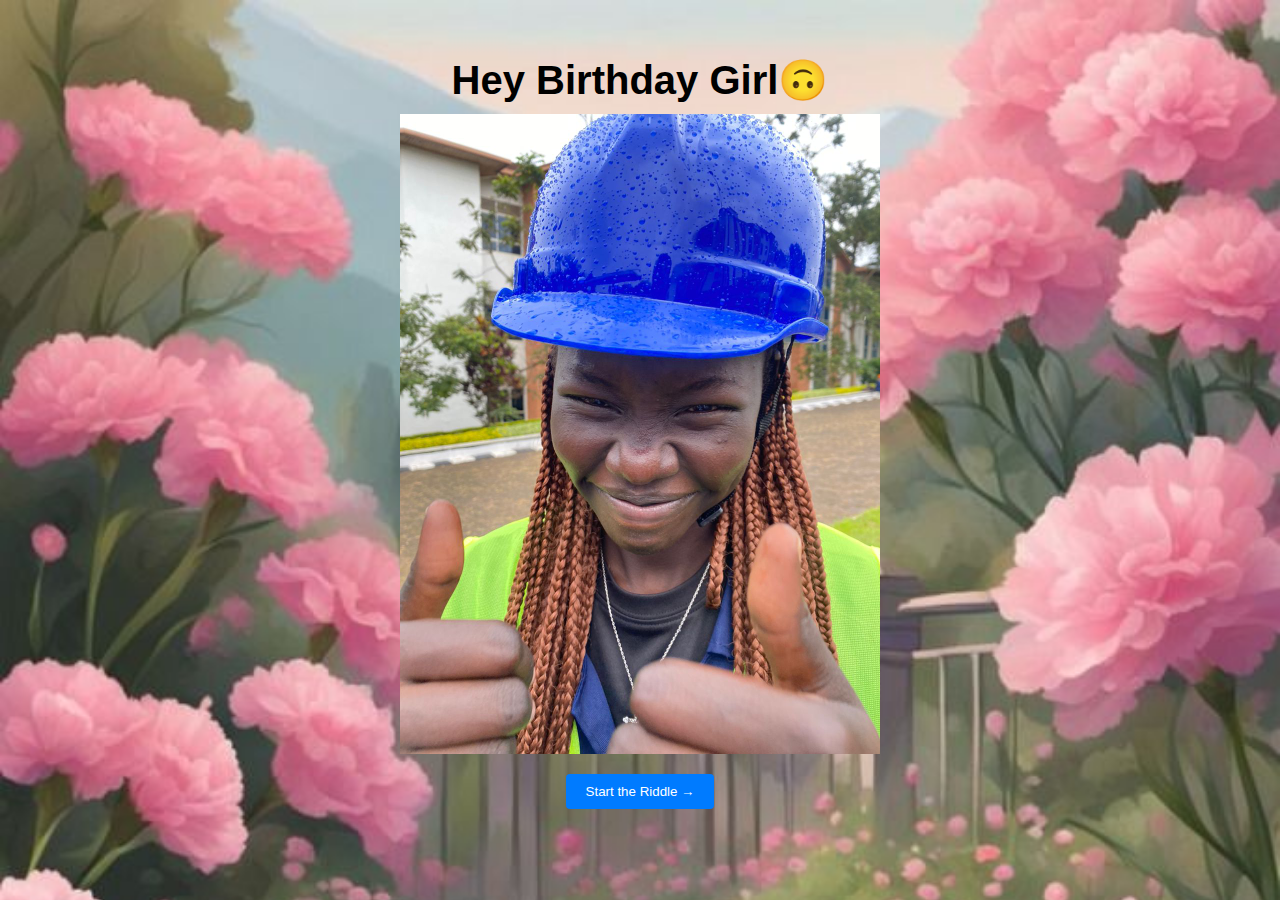
<file: index.html>
<!DOCTYPE html>
<html lang="en">
<head>
    <meta charset="UTF-8">
    <meta name="viewport" content="width=device-width, initial-scale=1.0">
    <title>SB - Index</title>
    <link rel="stylesheet" href="SB.css">
</head>
<body>
    <div class="container">
        <h1>Hey Birthday Girl&#x1F643;</h1>
        <div class="image-container">
            <img src="Helmet.jpg" alt="Birthday Image">
        </div>
        <button onclick="redirectToNya()">Start the Riddle &rarr;</button>
    </div>

    <script src="SB.js"></script>
    <script>
        function redirectToNya() {
            window.location.href = "Nya.html";
        }
    </script>
</body>
</html>
</file>
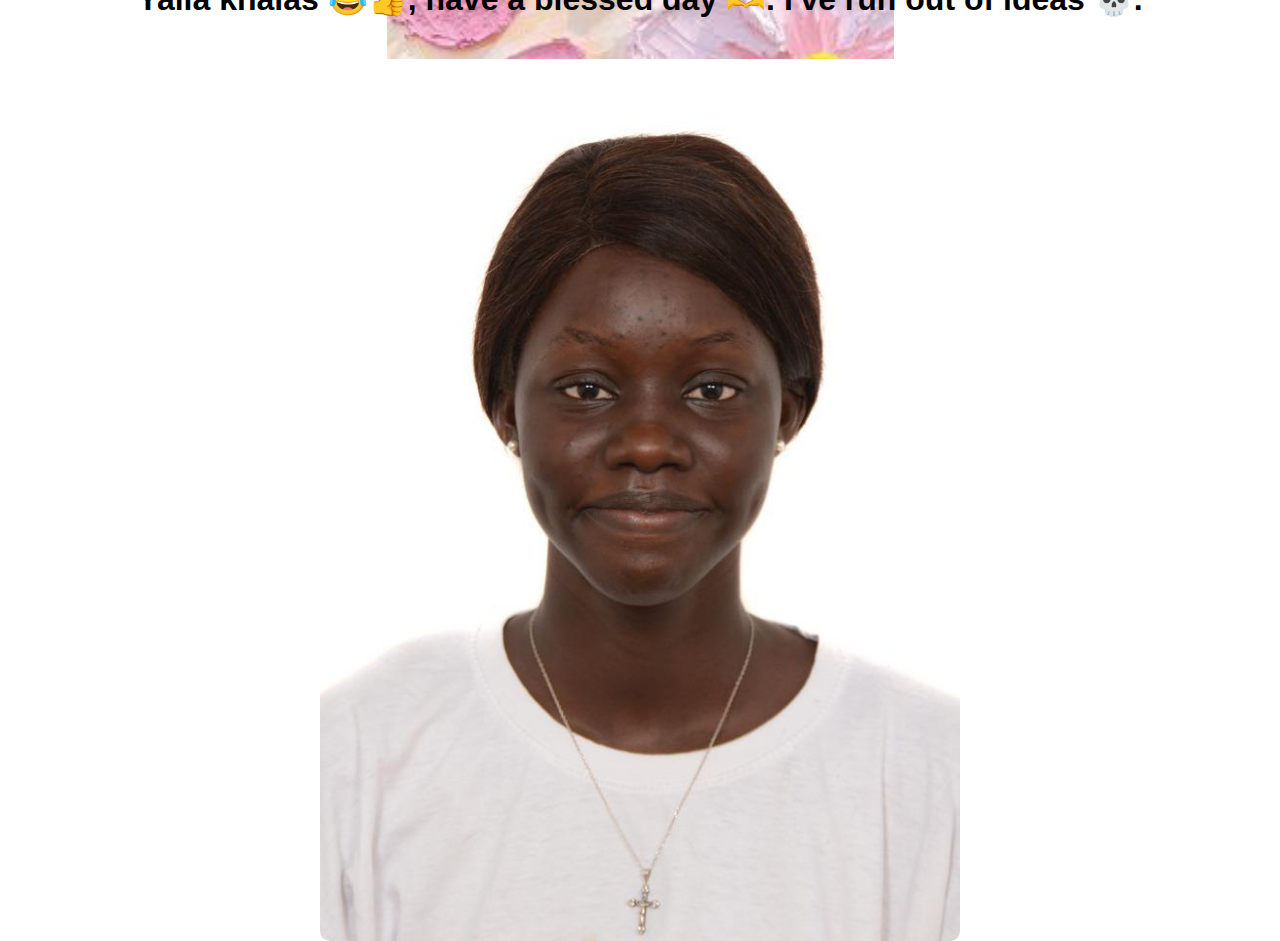
<file: Credit.html>
<!DOCTYPE html>
<html lang="en">
<head>
    <meta charset="UTF-8">
    <meta name="viewport" content="width=device-width, initial-scale=1.0">
    <title>Credit</title>
    <style>
        body {
            font-family: Arial, sans-serif;
            display: flex;
            flex-direction: column;
            justify-content: center;
            align-items: center;
            height: 100vh;
            margin: 0;
            background-image: url('Petals.jpg');
            background-size: contain; /* Use contain to maintain the image's aspect ratio */
            background-repeat: no-repeat; /* Prevent the image from repeating */
            background-position: center center; /* Center the image */
            color: black; /* Change the text color to black */
        }
        .message {
            text-align: center;
            margin-bottom: 20px; /* Add some space between the text and the image */
        }
        .emoji {
            font-size: 36px;
            display: inline; /* Ensure emojis display inline with text */
        }
        img {
            width: 50%; /* Adjust the width as needed */
            border-radius: 10px; /* Optional: add some border radius to the image */
        }
    </style>
</head>
<body>
    <div class="message">
        <h1>Yalla khalas 😂👍, have a blessed day 🫶. I've run out of ideas 💀.</h1>
    </div>
    <img src="SB26.jpg" alt="SB26">
</body>
</html>
</file>
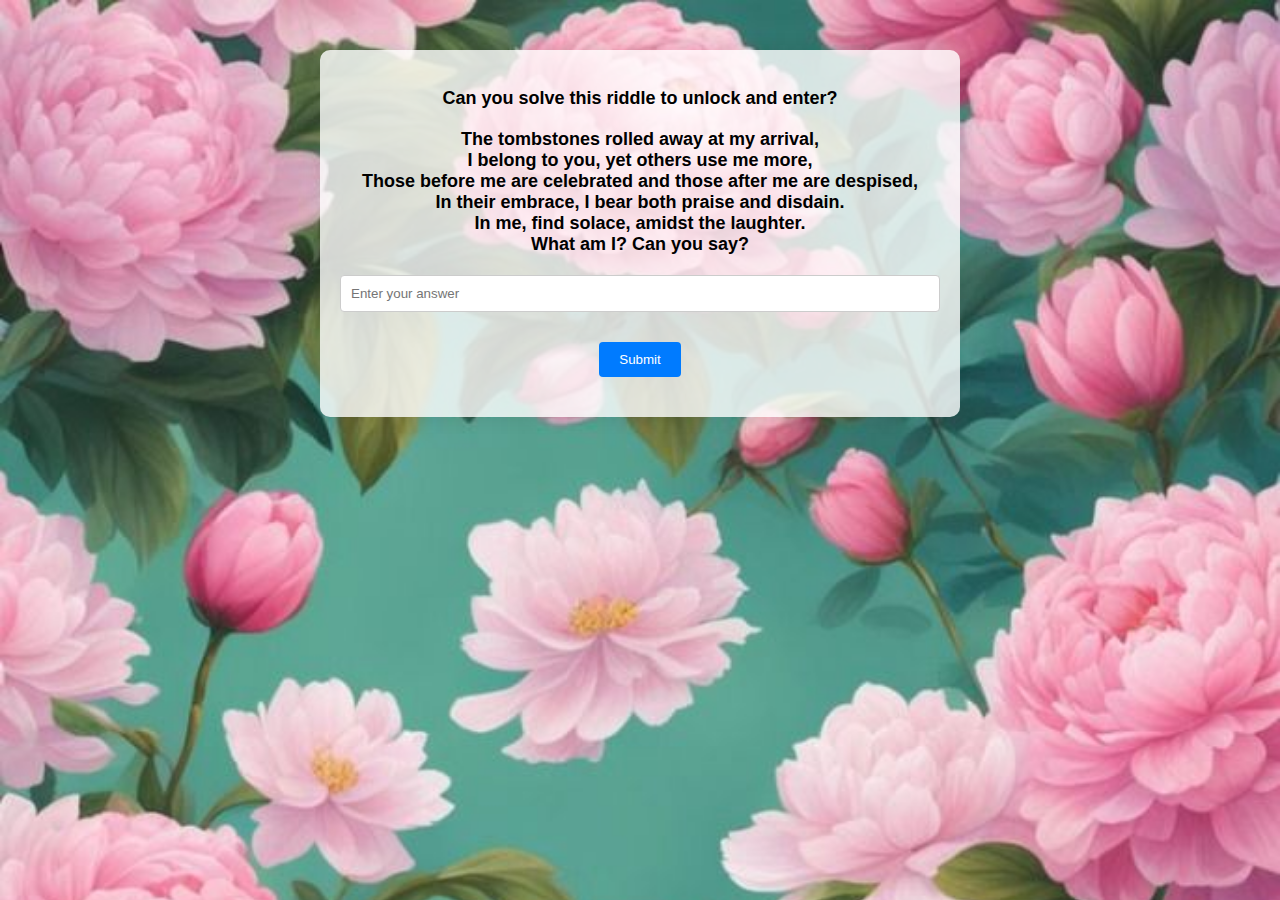
<file: Nya.html>
<!DOCTYPE html>
<html lang="en">
<head>
    <meta charset="UTF-8">
    <meta name="viewport" content="width=device-width, initial-scale=1.0">
    <title>SB - Nya</title>
    <link rel="stylesheet" href="SB.css">
    <style>
        /* Additional styles for Nya.html background */
        body {
            background: url('Pinkbush.jpeg') repeat;
            background-size: cover; /* Ensure the background covers the entire screen */
            background-attachment: fixed; /* Fix the background to maintain its position during scrolling */
            color: #000; /* Set text color to black for better visibility */
        }

        /* Styles for the container */
        .text-container {
            background-color: rgba(255, 255, 255, 0.8); /* White background with 80% opacity */
            padding: 20px;
            border-radius: 10px;
            max-width: 600px;
            margin: 50px auto; /* Center the container */
            box-shadow: 0 0 20px rgba(0, 0, 0, 0.1);
            text-align: center; /* Center the text */
        }

        /* Styles for the riddle */
        .riddle {
            font-size: 18px; /* Increase font size by 1 point */
            font-weight: bold; /* Make font bold */
            margin-bottom: 20px; /* Add some space below the riddle */
        }

        /* Styles for the input and button */
        input[type="text"] {
            padding: 10px;
            width: calc(100% - 22px); /* Adjust width to account for padding and border */
            margin-bottom: 20px; /* Add some space below the input */
            border: 1px solid #ccc;
            border-radius: 4px;
        }

        button {
            padding: 10px 20px;
            background-color: #007bff;
            color: #fff;
            border: none;
            border-radius: 4px;
            cursor: pointer;
        }

        button:hover {
            background-color: #0056b3;
        }

        #message {
            margin-top: 20px; /* Add some space above the message */
        }
    </style>
</head>
<body>
    <div class="text-container">
        <p class="riddle">Can you solve this riddle to unlock and enter?</p>
        <p class="riddle">The tombstones rolled away at my arrival,<br>
        I belong to you, yet others use me more,<br>
        Those before me are celebrated and those after me are despised,<br>
        In their embrace, I bear both praise and disdain.<br>
        In me, find solace, amidst the laughter.<br>
        What am I? Can you say?</p>
        <input type="text" id="answer" placeholder="Enter your answer">
        <button onclick="checkAnswer()">Submit</button>
        <p id="message"></p>
    </div>

    <script src="SB.js"></script>
</body>
</html>
</file>
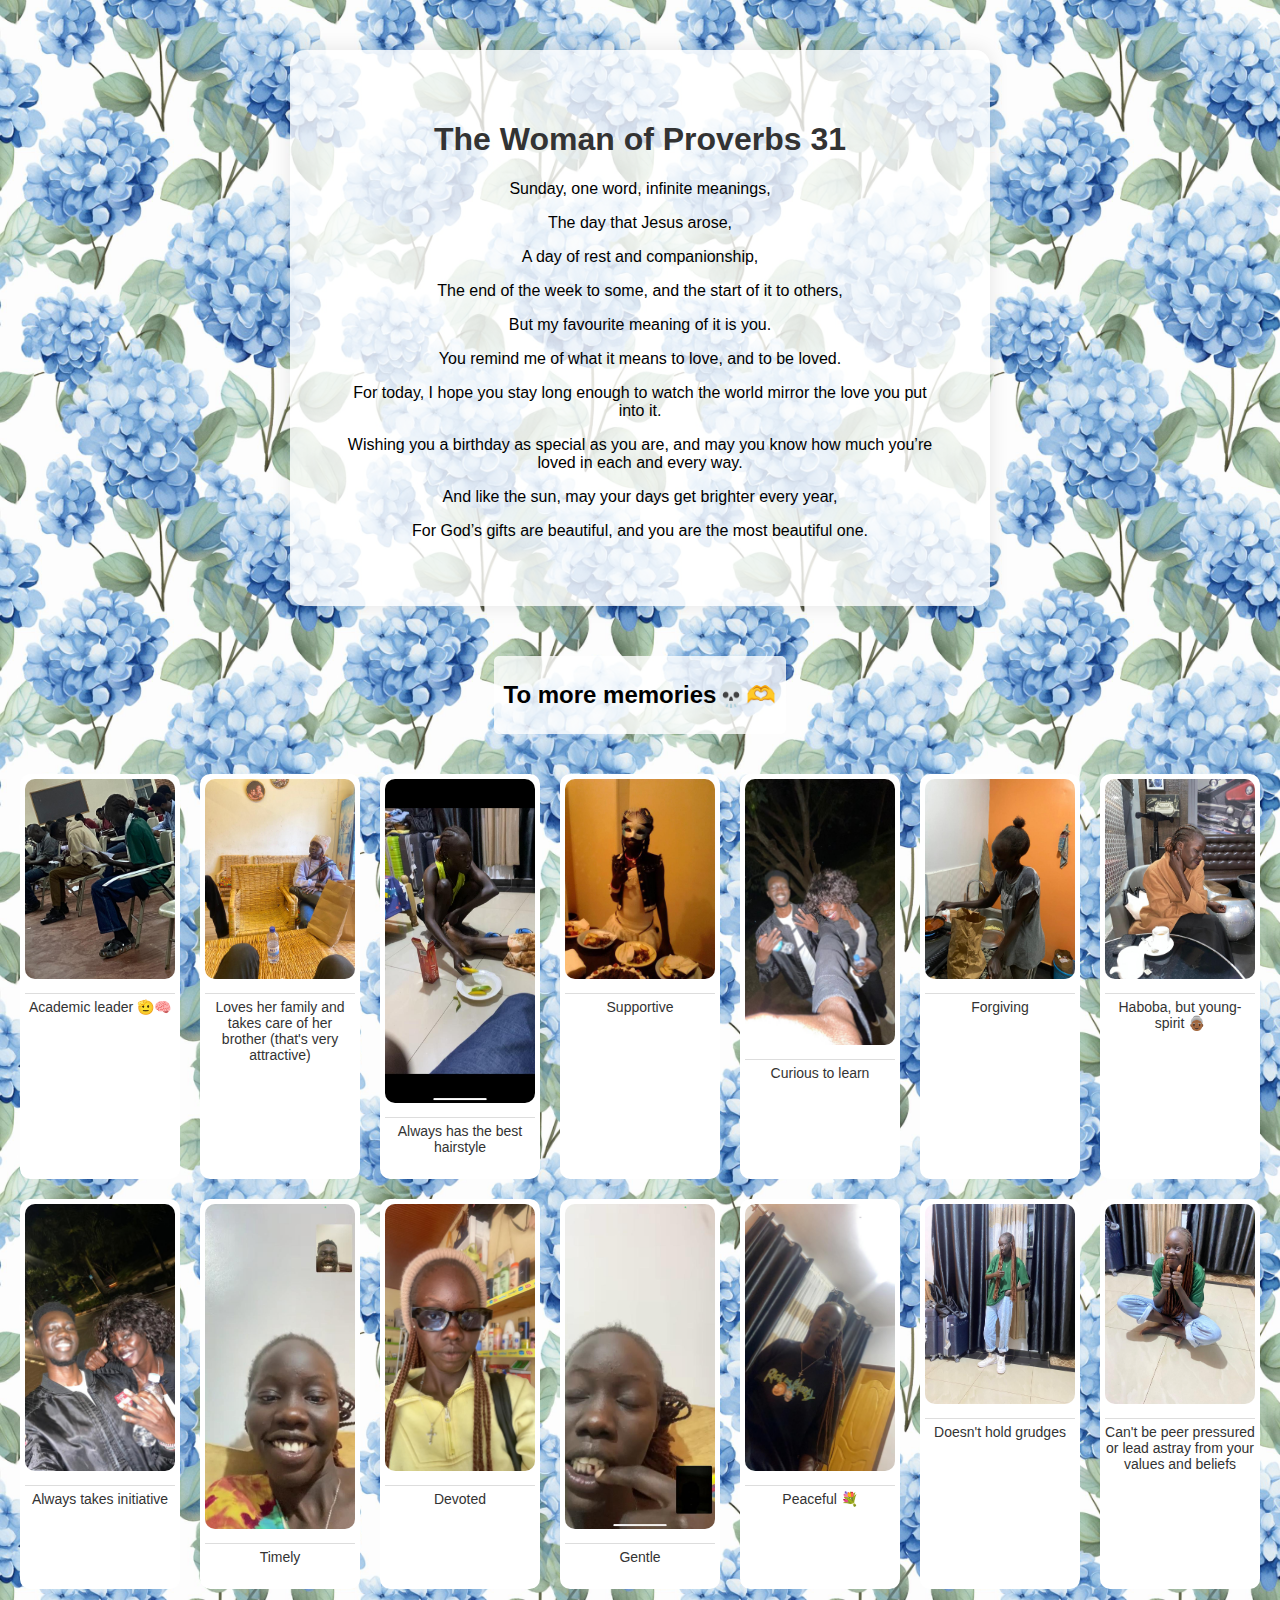
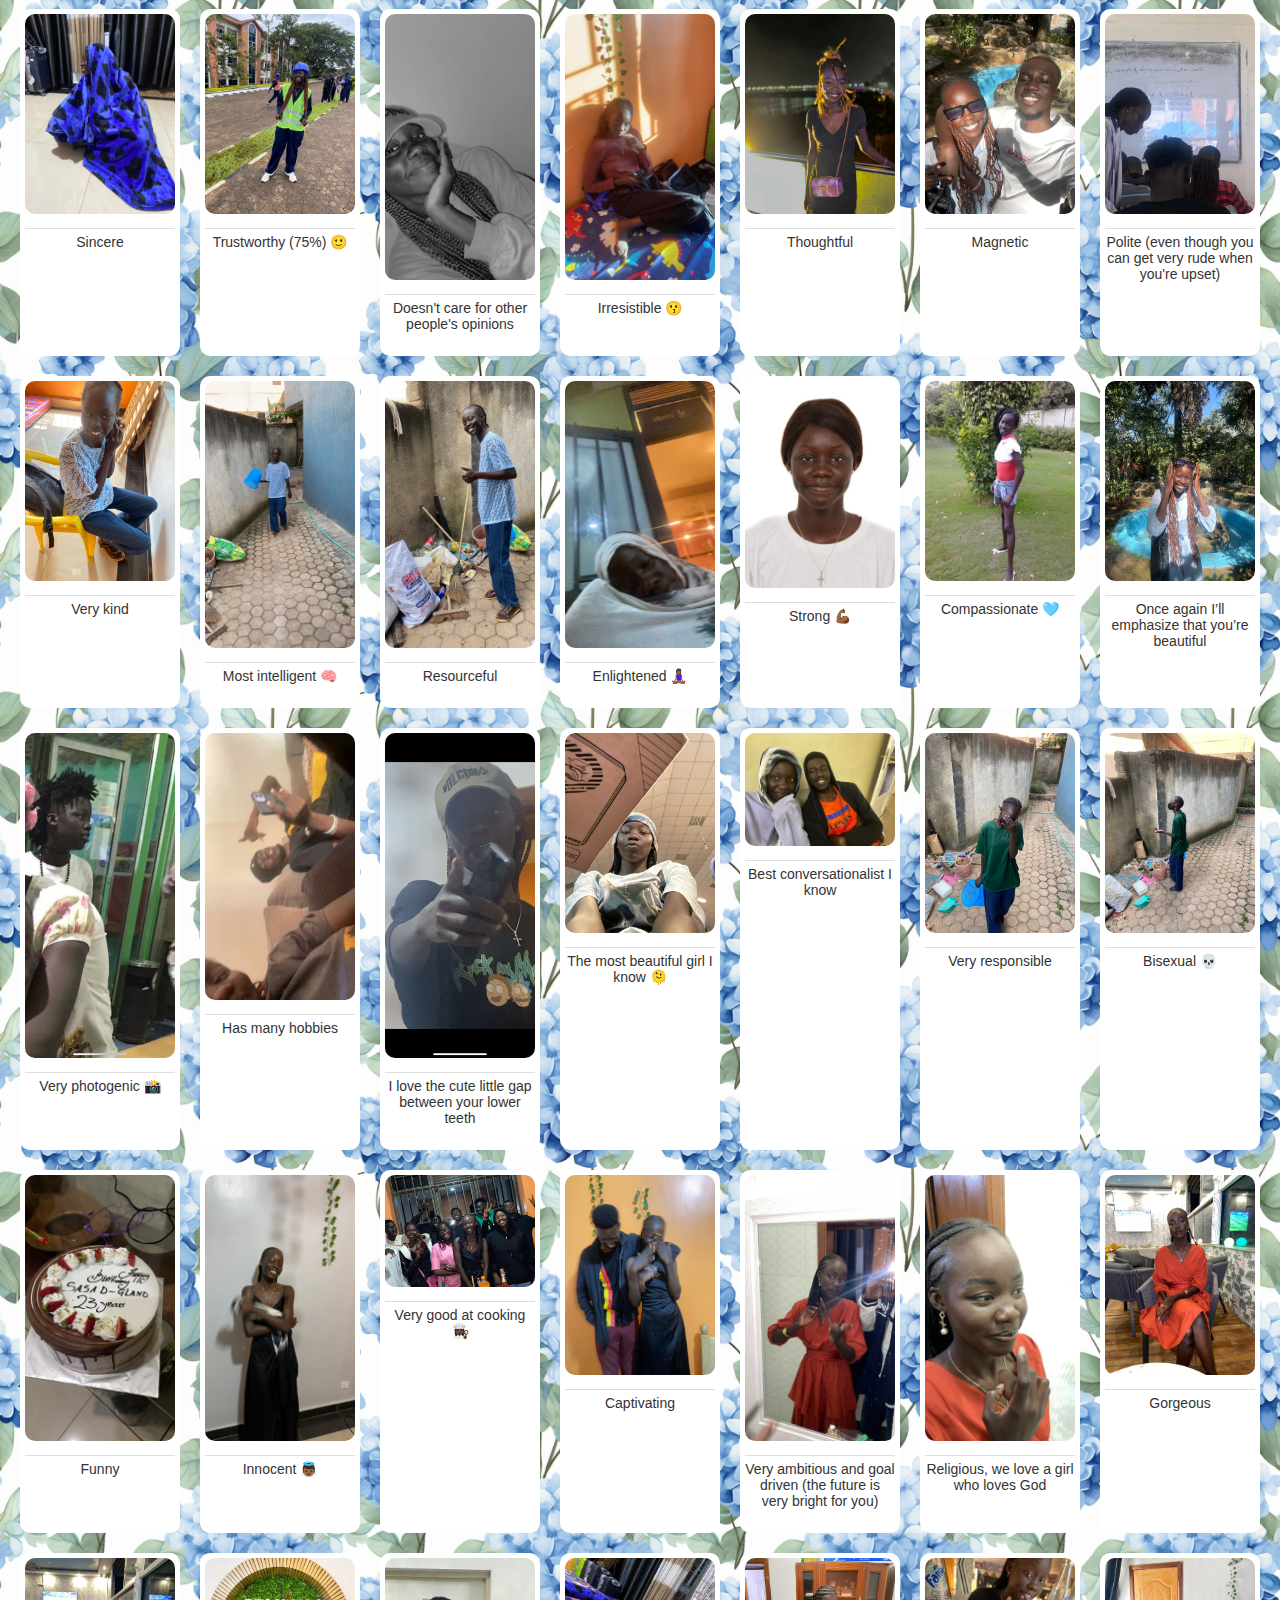
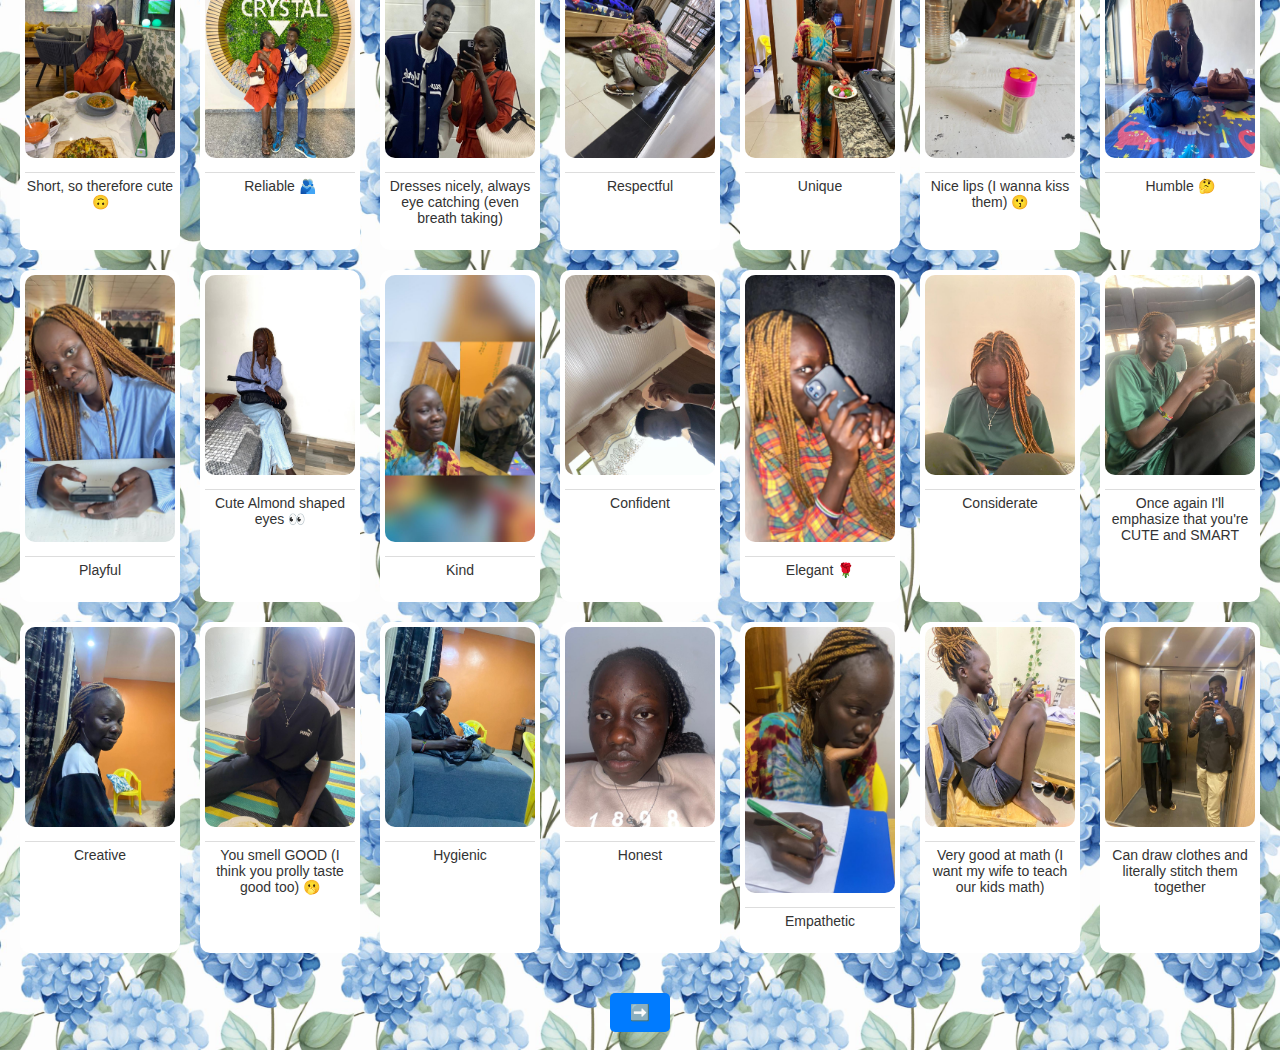
<file: Sasa.html>
<!DOCTYPE html>
<html lang="en">
<head>
    <meta charset="UTF-8">
    <meta name="viewport" content="width=device-width, initial-scale=1.0">
    <title>The Girl in the Light Blue Sweatshirt</title>
    <link rel="stylesheet" href="Sasa.css">
    <style>
        .subheading {
            text-align: center;
            margin-bottom: 20px; /* Add margin below the subheading */
        }
        .subheading-container {
            display: inline-block; /* Ensure the container only wraps the text */
            background-color: rgba(255, 255, 255, 0.8); /* Background color for the subheading container with opacity */
            padding: 5px 10px; /* Add some padding to the container */
            border-radius: 5px; /* Add border radius for rounded corners */
        }
        .credit-button {
            text-align: center;
            margin-top: 20px;
        }
        .credit-button button {
            padding: 10px 20px;
            font-size: 16px;
            background-color: #007bff;
            color: #fff;
            border: none;
            border-radius: 5px;
            cursor: pointer;
        }
    </style>
</head>
<body>
    <div class="container">
        <h1>The Woman of Proverbs 31</h1>
        <div id="poem">
            <p>Sunday, one word, infinite meanings,</p>
            <p>The day that Jesus arose,</p>
            <p>A day of rest and companionship,</p>
            <p>The end of the week to some, and the start of it to others,</p>
            <p>But my favourite meaning of it is you.</p>
            <p>You remind me of what it means to love, and to be loved.</p>
            <p>For today, I hope you stay long enough to watch the world mirror the love you put into it.</p>
            <p>Wishing you a birthday as special as you are, and may you know how much you’re loved in each and every way.</p>
            <p>And like the sun, may your days get brighter every year,</p>
            <p>For God’s gifts are beautiful, and you are the most beautiful one.</p>
        </div>
    </div>

    <!-- Subheading with emojis -->
    <div class="subheading">
        <div class="subheading-container"> <!-- Container for the subheading -->
            <h2>To more memories💀🫶</h2>
        </div>
    </div>

    <div id="polaroid-gallery"></div>

    <!-- Credit Button -->
    <div class="credit-button">
        <button onclick="window.location.href='Credit.html'">&#x27A1;&#xFE0F;</button>
    </div>    

    <div id="modal">
        <img id="modal-image" class="enlarged-image">
        <span id="close-modal" class="close-button">&times;</span>
    </div>
    <script src="Sasa.js"></script>
</body>
</html>
</file>
<file: SB.css>
body {
    font-family: Arial, sans-serif;
    margin: 0;
    padding: 0;
    background: url('Pinkg.jpeg') repeat;
    background-size: cover; /* Ensure the background covers the entire screen */
    background-attachment: fixed; /* Fix the background to maintain its position during scrolling */
    background-color: #f0f0f0; /* Fallback background color */
    color: #000; /* Set text color to black for better visibility */
}

.container {
    max-width: 600px;
    margin: 20px auto; /* Reduce the top and bottom margin */
    padding: 10px;
    text-align: center; /* Center the content */
}

h1 {
    color: #000; /* Set text color to black */
    font-size: 2.5em; /* Adjusted font size */
    margin-bottom: 10px; /* Reduce space below the heading */
}

.image-container {
    margin: 10px auto; /* Adjust the margin to reduce space */
}

img {
    width: 80%; /* Adjust the width to ensure the image is larger */
    height: auto; /* Maintain aspect ratio */
    display: block; /* Center the image horizontally */
    margin: 0 auto; /* Center the image horizontally */
}

button {
    padding: 10px 20px;
    background-color: #007bff;
    color: #fff;
    border: none;
    border-radius: 4px;
    cursor: pointer;
    margin-top: 10px; /* Add a small margin above the button */
}

button:hover {
    background-color: #0056b3;
}

/* Add styles for the redirecting state */
button.redirecting {
    background-color: #ccc; /* Change button color */
}
</file>
<file: Sasa.css>
body {
    margin: 0;
    padding: 0;
    background: url('Blue1.jpg') repeat;
    background-size: 25%;
    background-color: #b4c2f5;
    font-family: Arial, sans-serif;
}

.container {
    text-align: center;
    padding: 50px;
    background-color: rgba(255, 255, 255, 0.8);
    margin: 50px auto;
    max-width: 600px;
    border-radius: 15px;
    box-shadow: 0 0 20px rgba(0, 0, 0, 0.1);
}

.polaroid {
    width: 100%;
    max-width: 150px;
    display: flex;
    flex-direction: column; /* Stack image and caption vertically */
    align-items: center;
    border: 5px solid #fff; /* White border around the image */
    border-radius: 10px; /* Rounded corners for the border */
    background: #fff; /* Ensure background is white */
    overflow: hidden; /* Ensure content fits within border */
}

.polaroid img {
    width: 100%;
    height: auto;
    border-radius: 10px;
}

.polaroid .caption {
    text-align: center;
    font-size: 14px;
    color: #333;
    padding: 5px; /* Space around the text */
    background: #fff; /* Same white as border to blend in */
    border-top: 1px solid #ddd; /* Optional: adds a subtle border between image and caption */
    width: 100%; /* Ensure the caption spans the full width */
}

/* Styles for image enlargement */
.enlarged-image-container {
    position: fixed;
    top: 0;
    left: 0;
    width: 100%;
    height: 100%;
    background-color: rgba(0, 0, 0, 0.7);
    display: flex;
    justify-content: center;
    align-items: center;
    z-index: 9999;
}

.enlarged-image {
    max-width: 90%;
    max-height: 90%;
}

.close-button {
    position: absolute;
    top: 10px;
    right: 10px;
    color: #fff;
    cursor: pointer;
    font-size: 24px;
}

/* Ensure the grid layout for Polaroid gallery */
#polaroid-gallery {
    display: grid;
    grid-template-columns: repeat(auto-fill, minmax(150px, 1fr));
    gap: 20px;
    justify-items: center;
    padding: 20px;
}

/* Style adjustments for any new content or changes */
.poem {
    text-align: center;
    margin-bottom: 20px;
}

h1 {
    font-size: 2em;
    color: #333;
}
</file>
